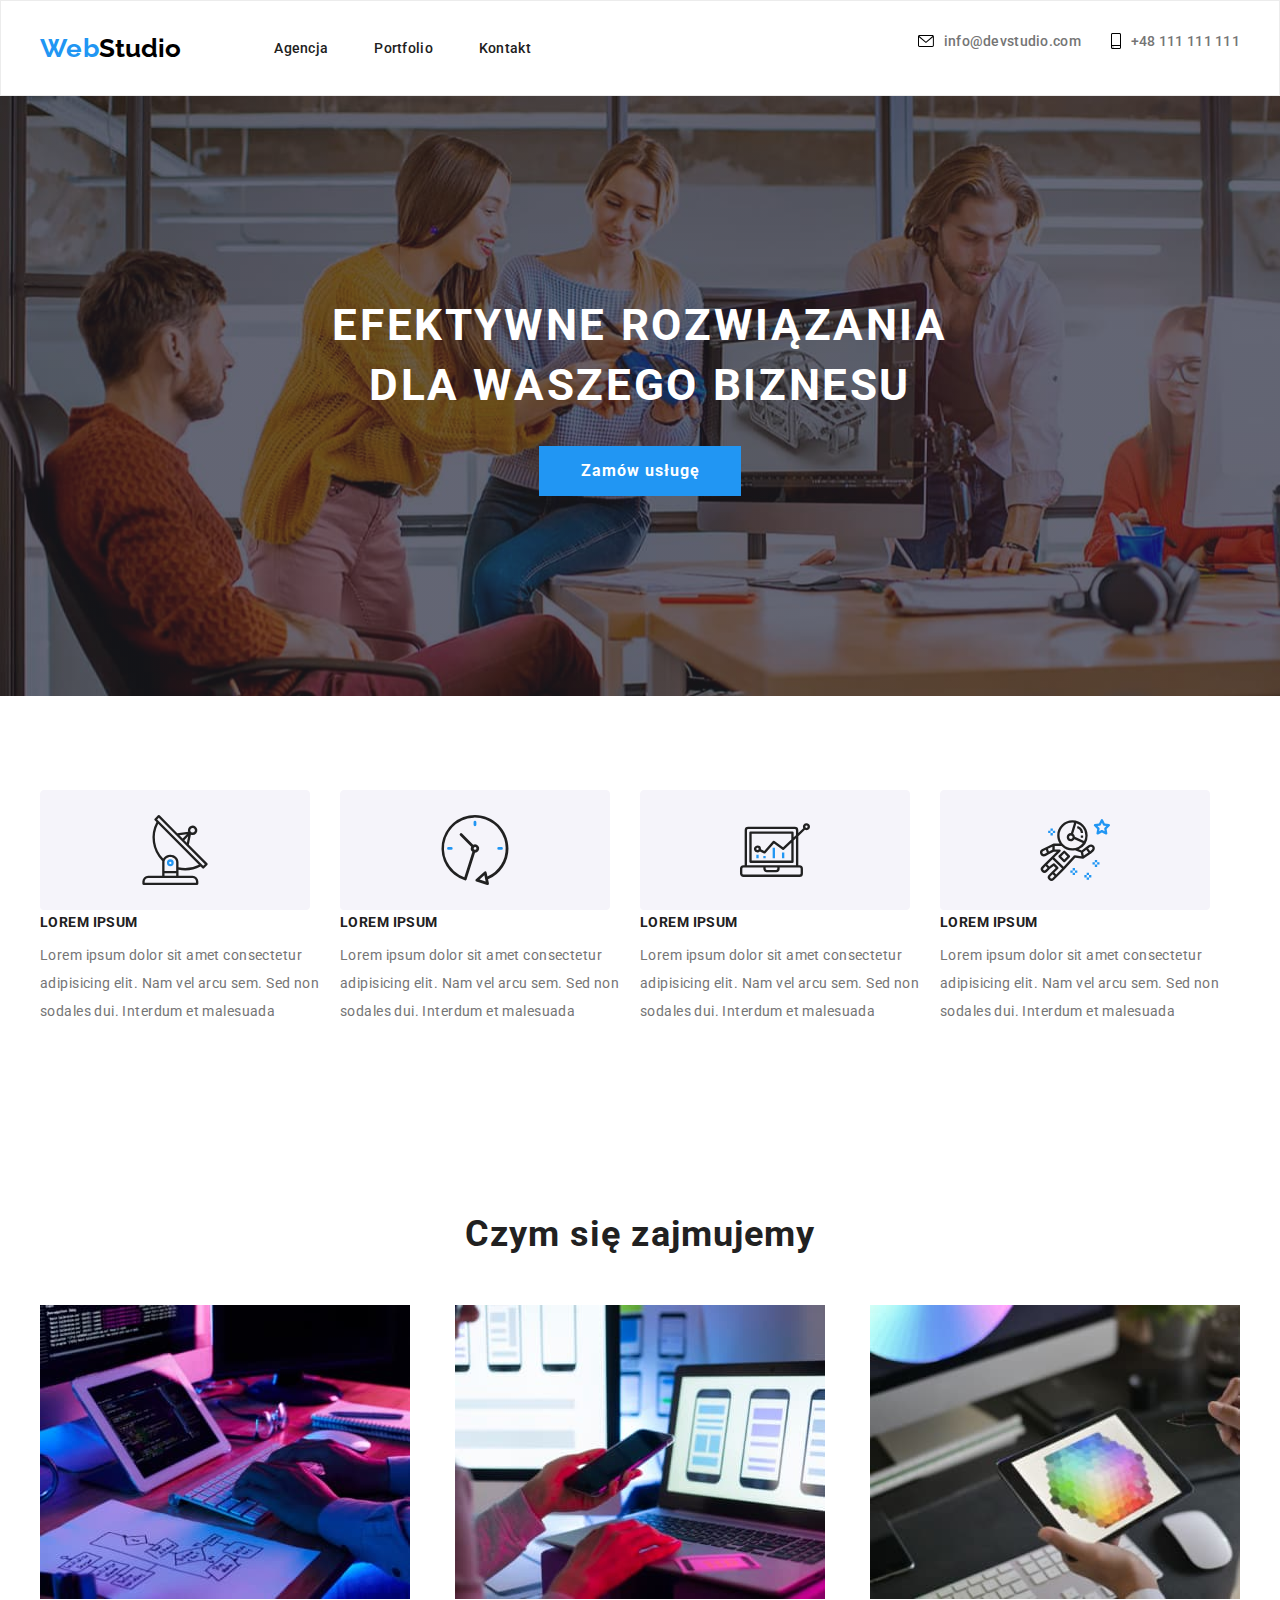
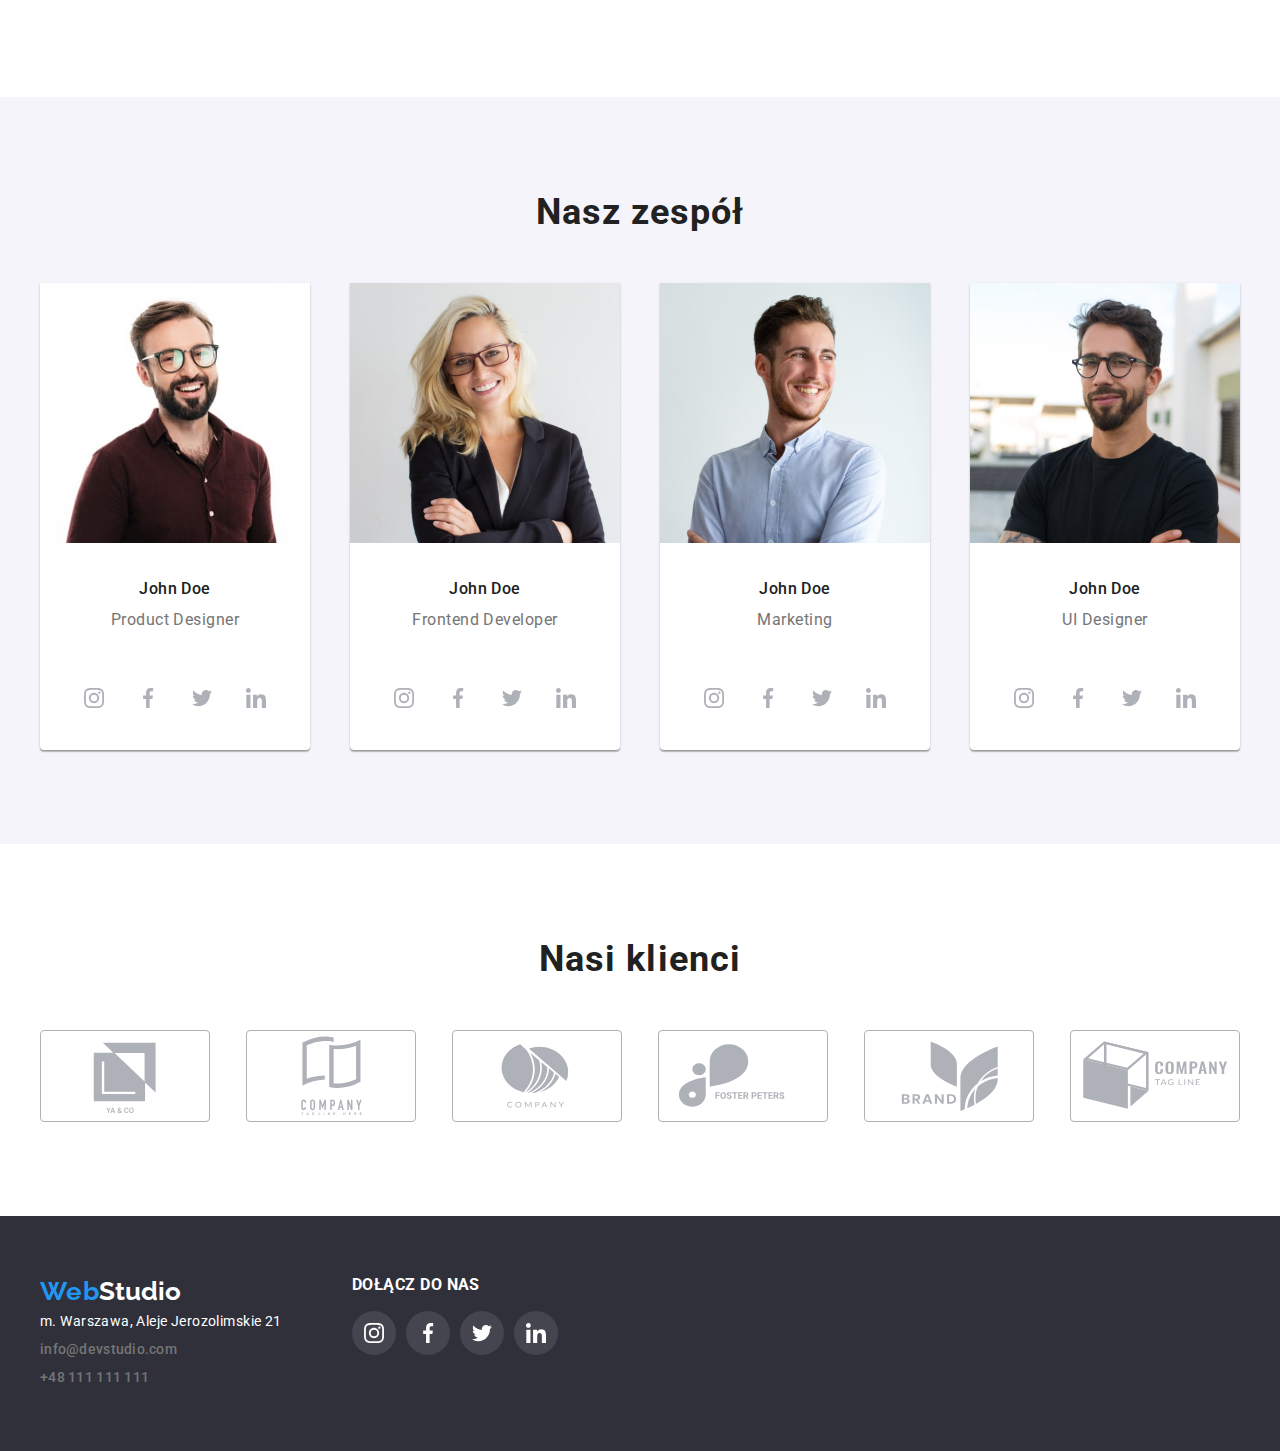
<file: index.html>
<!DOCTYPE html>
<html lang="en">
  <head>
    <meta charset="UTF-8" />
    <meta http-equiv="X-UA-Compatible" content="IE=edge" />
    <meta name="viewport" content="width=device-width, initial-scale=1.0" />
    <title>WebStudio</title>
    <link rel="preconnect" href="https://fonts.googleapis.com" />
    <link rel="preconnect" href="https://fonts.gstatic.com" crossorigin />
    <link
      href="https://fonts.googleapis.com/css2?family=Raleway:wght@700&family=Roboto:wght@400;500;700;900&display=swap"
      rel="stylesheet"
    />
    <link rel="stylesheet" href="css/modern-normalizer.css" />
    <link rel="stylesheet" href="./css/styles.css" />
  </head>
  <body class="core">
    <header class="background border3">
      <div class="container menu">
        <nav class="nav">
          <a class="post-body" href="index.html"><span class="post-body1">Web</span>Studio</a>
          <ul class="list">
            <li><a class="headline" href="#agencja">Agencja</a></li>
            <li><a class="headline" href="portfolio.html">Portfolio</a></li>
            <li><a class="headline" href="#kontakt">Kontakt</a></li>
          </ul>
        </nav>
        <ul class="list">
          <li>
            <a class="link2 icons" href="mailto:info@devstudio">
              <svg  width="16px" height="12px">
                <use href="./images/icons.svg#icon-envelope-1"></use>
              </svg>
              info@devstudio.com
            </a>
          </li>
          <li>
            <a class="link2 icons" href="tel:+48111111111"
              ><svg width="10px" height="16px">
                <use  href="./images/icons.svg#icon-smartphone"></use>
              </svg>
              +48 111 111 111</a
            >
          </li>
        </ul>
      </div>
    </header>
    <main>
      <section class="background2">
        <h1 class="title1">EFEKTYWNE ROZWIĄZANIA DLA WASZEGO BIZNESU</h1>
        <button class="button1" type="button">Zamów usługę</button>
      </section>
      <div class="background">
        <section class="section">
          <div class="container">
            <ul class="list">
              <li>
                <svg width="270px" height="120px" radius="4px">
                  <use href="./images/icons.svg#icon-Group-1"></use>
                </svg>
                <h3 class="lorem">Lorem ipsum</h3>
                <p class="lorem1">
                  Lorem ipsum dolor sit amet consectetur adipisicing elit. Nam vel arcu sem. Sed non
                  sodales dui. Interdum et malesuada
                </p>
              </li>
              <li>
                <svg width="270px" height="120px" radius="4px">
                  <use href="./images/icons.svg#icon-Group-2"></use>
                </svg>
                <h3 class="lorem">Lorem ipsum</h3>
                <p class="lorem1">
                  Lorem ipsum dolor sit amet consectetur adipisicing elit. Nam vel arcu sem. Sed non
                  sodales dui. Interdum et malesuada
                </p>
              </li>
              <li>
                <svg width="270px" height="120px" radius="4px">
                  <use href="./images/icons.svg#icon-Group-3"></use>
                </svg>
                <h3 class="lorem">Lorem ipsum</h3>
                <p class="lorem1">
                  Lorem ipsum dolor sit amet consectetur adipisicing elit. Nam vel arcu sem. Sed non
                  sodales dui. Interdum et malesuada
                </p>
              </li>
              <li>
                <svg width="270px" height="120px" radius="4px">
                  <use href="./images/icons.svg#icon-Group-4"></use>
                </svg>
                <h3 class="lorem">Lorem ipsum</h3>
                <p class="lorem1">
                  Lorem ipsum dolor sit amet consectetur adipisicing elit. Nam vel arcu sem. Sed non
                  sodales dui. Interdum et malesuada
                </p>
              </li>
            </ul>
          </div>
        </section>
        <section class="section">
          <h2 class="title2">Czym się zajmujemy</h2>
          <div class="container">
            <ul class="list3">
              <li>
                <img src="./images/coding.jpg" alt="pisanie kodu" width="370" height="294" />
              </li>
              <li>
                <img
                  src="./images/smartphone.jpg"
                  alt="tworzenie aplikacji"
                  width="370"
                  height="294"
                />
              </li>
              <li>
                <img src="./images/colors.jpg" alt="paleta kolorów" width="370" height="294" />
              </li>
            </ul>
          </div>
        </section>
      </div>
      <section class="background1 section">
        <h2 class="title2">Nasz zespół</h2>
        <div class="container">
          <ul class="list3">
            <li>
              <div class="border">
                <img src="./images/man.jpg" alt="Mężczyzna" width="270" height="260" />
                <h3 class="names">John Doe</h3>
                <p class="names2">Product Designer</p>
                <div class="social-media">
                  <button class="button-social">
                  <svg class="icons-social" width="20px" height="20px">
                    <use href="./images/icons.svg#icon-instagram-2"></use>
                  </svg></button>
                  <button class="button-social">
                  <svg class="icons-social" width="20px" height="20px">
                    <use href="./images/icons.svg#icon-facebook-1"></use>
                  </svg></button>
                  <button class="button-social">
                  <svg class="icons-social" width="20px" height="20px">
                    <use href="./images/icons.svg#icon-twitter-1"></use>
                  </svg></button>
                  <button class="button-social">
                  <svg class="icons-social" width="20px" height="20px">
                    <use href="./images/icons.svg#icon-linkedin-1"></use>
                  </svg></button>
                </div>
              </div>
            </li>
            <li>
              <div class="border">
                <img src="./images/woman.jpg" alt="Kobieta" width="270" height="260" />
                <h3 class="names">John Doe</h3>
                <p class="names2">Frontend Developer</p>
                <div class="social-media">
                  <button class="button-social">
                    <svg class="icons-social" width="20px" height="20px">
                      <use href="./images/icons.svg#icon-instagram-2"></use>
                    </svg></button>
                    <button class="button-social">
                    <svg class="icons-social" width="20px" height="20px">
                      <use href="./images/icons.svg#icon-facebook-1"></use>
                    </svg></button>
                    <button class="button-social">
                    <svg class="icons-social" width="20px" height="20px">
                      <use href="./images/icons.svg#icon-twitter-1"></use>
                    </svg></button>
                    <button class="button-social">
                    <svg class="icons-social" width="20px" height="20px">
                      <use href="./images/icons.svg#icon-linkedin-1"></use>
                    </svg></button>
                </div>
              </div>
            </li>
            <li>
              <div class="border">
                <img src="./images/man1.jpg" alt="Mężczyzna" width="270" height="260" />
                <h3 class="names">John Doe</h3>
                <p class="names2">Marketing</p>
                <div class="social-media">
                  <button class="button-social">
                    <svg class="icons-social" width="20px" height="20px">
                      <use href="./images/icons.svg#icon-instagram-2"></use>
                    </svg></button>
                    <button class="button-social">
                    <svg class="icons-social" width="20px" height="20px">
                      <use href="./images/icons.svg#icon-facebook-1"></use>
                    </svg></button>
                    <button class="button-social">
                    <svg class="icons-social" width="20px" height="20px">
                      <use href="./images/icons.svg#icon-twitter-1"></use>
                    </svg></button>
                    <button class="button-social">
                    <svg class="icons-social" width="20px" height="20px">
                      <use href="./images/icons.svg#icon-linkedin-1"></use>
                    </svg></button>
                </div>
              </div>
            </li>
            <li>
              <div class="border">
                <img src="./images/man2.jpg" alt="Mężczyzna" width="270" height="260" />
                <h3 class="names">John Doe</h3>
                <p class="names2">UI Designer</p>
                <div class="social-media">
                  <button class="button-social">
                    <svg class="icons-social" width="20px" height="20px">
                      <use href="./images/icons.svg#icon-instagram-2"></use>
                    </svg></button>
                    <button class="button-social">
                    <svg class="icons-social" width="20px" height="20px">
                      <use href="./images/icons.svg#icon-facebook-1"></use>
                    </svg></button>
                    <button class="button-social">
                    <svg class="icons-social" width="20px" height="20px">
                      <use href="./images/icons.svg#icon-twitter-1"></use>
                    </svg></button>
                    <button class="button-social">
                    <svg class="icons-social" width="20px" height="20px">
                      <use href="./images/icons.svg#icon-linkedin-1"></use>
                    </svg></button>
                </div>
              </div>
            </li>
          </ul>
        </div>
      </section>
      <section class="background3 section">
        <h2 class="title2">Nasi klienci</h2>
        <div class="container">
          <ul class="list">
          <li class="client-icons"><svg width="170px" height="92px">
           <use href="./images/icons.svg#icon-Logo"></use>
          </svg></li>
          <li class="client-icons"> <svg width="170px" height="92px">
           <use href="./images/icons.svg#icon-Logo-1"></use>
          </svg></li>
          <li class="client-icons"><svg width="170px" height="92px">
            <use href="./images/icons.svg#icon-Logo-2"></use>
          </svg></li>
          <li class="client-icons"><svg width="170px" height="92px">
            <use href="./images/icons.svg#icon-Logo-3"></use>
          </svg></li>
          <li class="client-icons"><svg width="170px" height="92px">
            <use href="./images/icons.svg#icon-Logo-4"></use>
          </svg></li>
          <li class="client-icons"><svg width="170px" height="92px">
            <use href="./images/icons.svg#icon-Logo-5"></use>
          </svg></li></ul>
        </div>
      </section>
    </main>
    <footer class="background4">
      <div class="container menu2">
        <ul class="list5">
          <li>
        <a class="post-body2" href="index.html"><span class="post-body1">Web</span>Studio</a>
        <address class="address" id="kontakt">
          <ul class="list2">
            <li>m. Warszawa, Aleje Jerozolimskie 21</li>
            <li>
              <a class="link2" href="mailto:info@devstudio">info@devstudio.com</a>
            </li>
            <li>
              <a class="link2" href="tel:+48111111111">+48 111 111 111</a>
            </li>
          </ul></li>
          <li>
          <h3 class="title4">DOŁĄCZ DO NAS</h3>
          <div class="social-media">
            <button class="footer-button">
              <svg width="20px" height="20px">
                <use class="footer-social" href="./images/icons.svg#icon-instagram-2"></use>
              </svg></button>
              <button class="footer-button">
              <svg width="20px" height="20px">
                <use class="footer-social" href="./images/icons.svg#icon-facebook-1"></use>
              </svg></button>
              <button class="footer-button">
              <svg width="20px" height="20px">
                <use class="footer-social" href="./images/icons.svg#icon-twitter-1"></use>
              </svg></button>
              <button class="footer-button">
              <svg width="20px" height="20px">
                <use class="footer-social" href="./images/icons.svg#icon-linkedin-1"></use>
              </svg></button>
          </div>
        </address></li></ul>
      </div>
    </footer>
  </body>
</html>
</file>
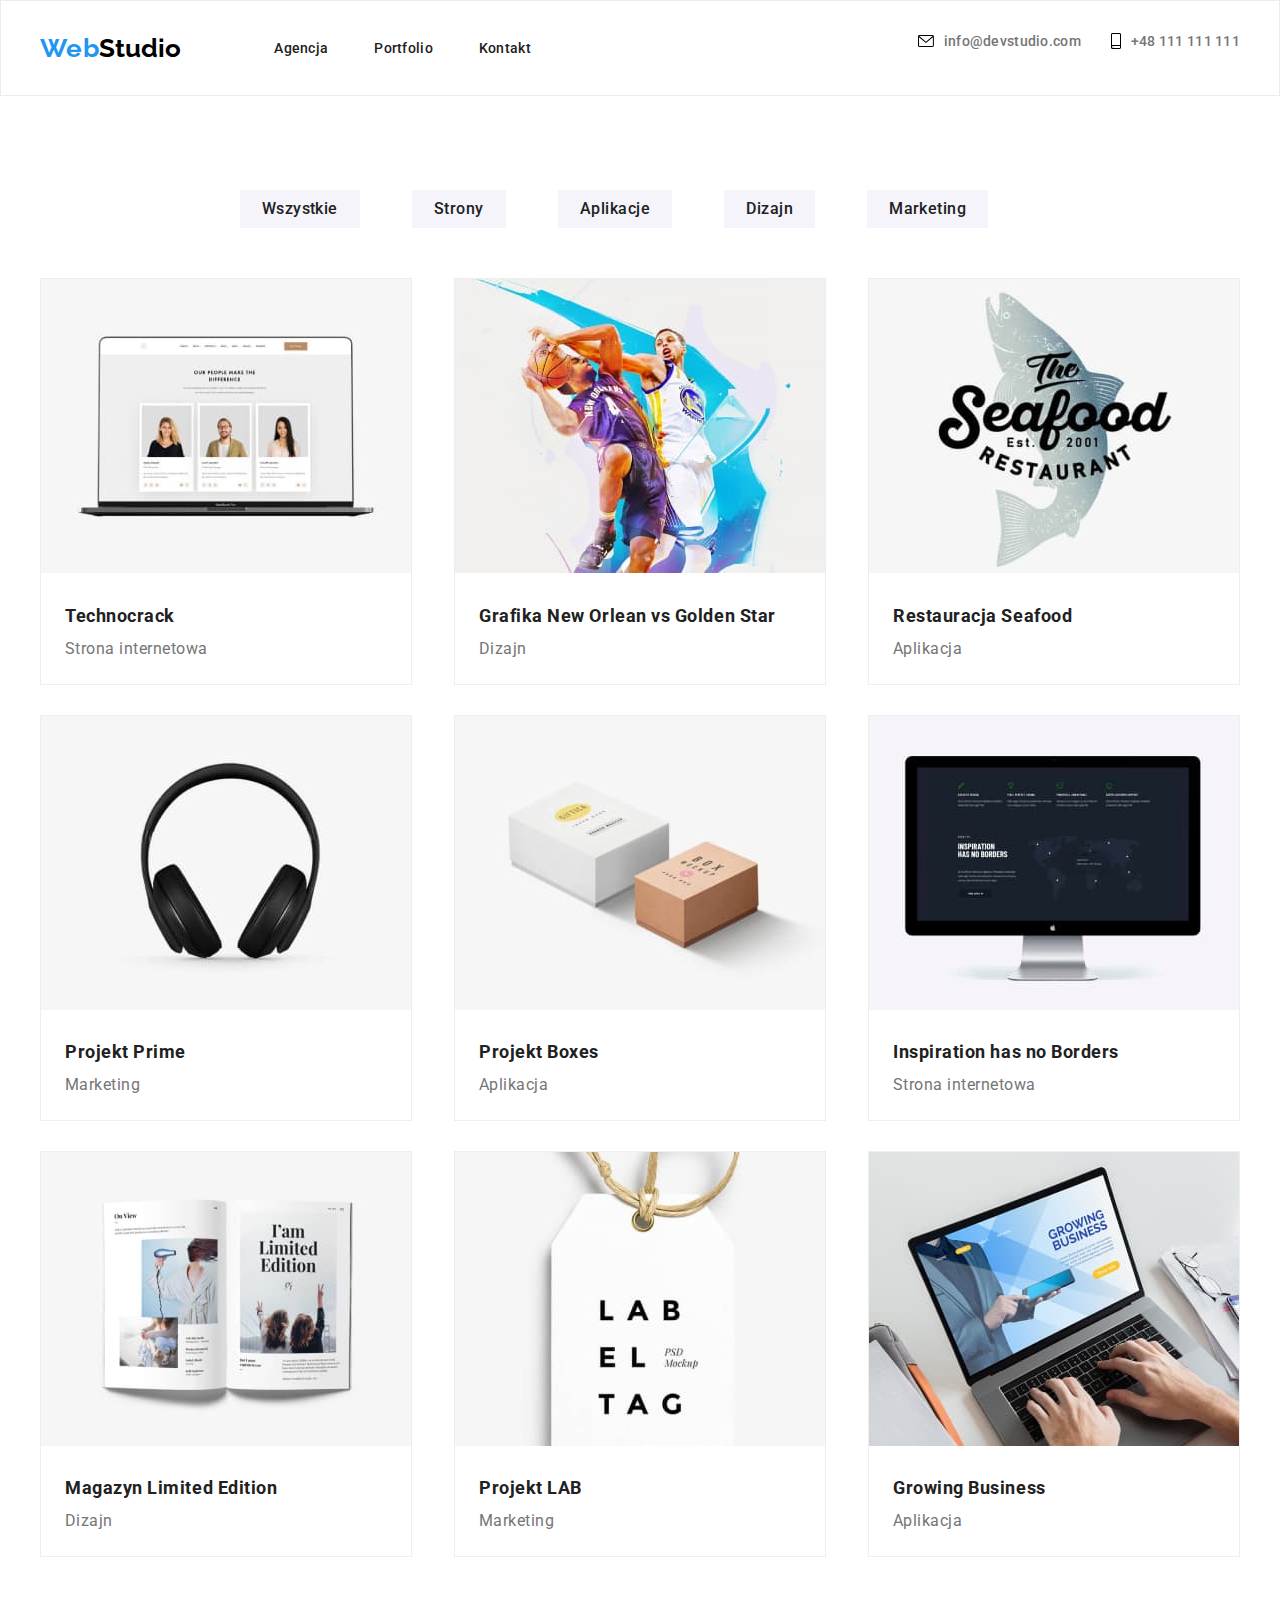
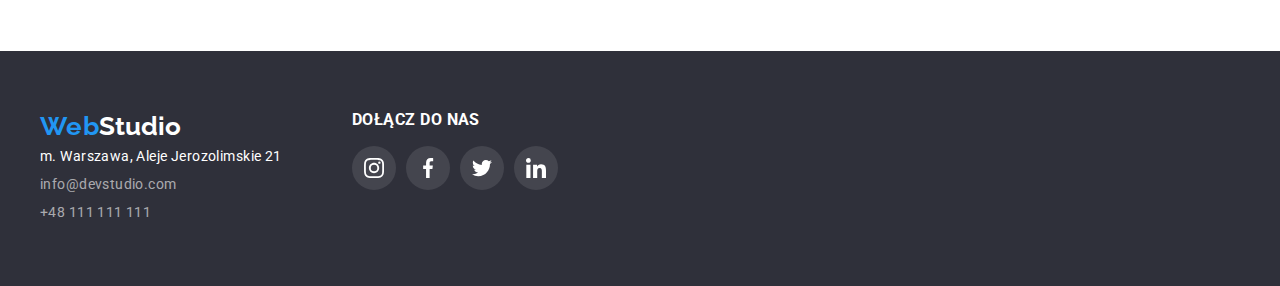
<file: portfolio.html>
<!DOCTYPE html>
<html lang="en">
  <head>
    <meta charset="UTF-8" />
    <meta http-equiv="X-UA-Compatible" content="IE=edge" />
    <meta name="viewport" content="width=device-width, initial-scale=1.0" />
    <title>Portfolio</title>
    <link rel="preconnect" href="https://fonts.googleapis.com" />
    <link rel="preconnect" href="https://fonts.gstatic.com" crossorigin />
    <link
      href="https://fonts.googleapis.com/css2?family=Raleway:wght@700&family=Roboto:wght@400;500;700;900&display=swap"
      rel="stylesheet"
    />
    <link rel="stylesheet" href="./css/modern-normalizer.css" />
    <link rel="stylesheet" href="./css/styles.css" />
  </head>
  <body class="core">
    <header class="background border3">
      <div class="container menu">
        <nav class="nav">
          <a class="post-body" href="index.html"><span class="post-body1">Web</span>Studio</a>
          <ul class="list">
            <li><a class="headline" href="#agencja">Agencja</a></li>
            <li><a class="headline" href="portfolio.html">Portfolio</a></li>
            <li><a class="headline" href="#kontakt">Kontakt</a></li>
          </ul>
        </nav>
        <ul class="list">
          <li>
            <a class="link2 icons" href="mailto:info@devstudio">
              <svg  width="16px" height="12px">
                <use href="./images/icons.svg#icon-envelope-1"></use>
              </svg>
              info@devstudio.com
            </a>
          </li>
          <li>
            <a class="link2 icons" href="tel:+48111111111"
              ><svg width="10px" height="16px">
                <use  href="./images/icons.svg#icon-smartphone"></use>
              </svg>
              +48 111 111 111</a
            >
          </li>
        </ul>
      </div>
    </header>
    <main class="background">
      <section class="section">
        <div class="container">
          <ul class="list4">
            <li><button class="button2" type="button">Wszystkie</button></li>
            <li><button class="button2" type="button">Strony</button></li>
            <li><button class="button2" type="button">Aplikacje</button></li>
            <li><button class="button2" type="button">Dizajn</button></li>
            <li><button class="button2" type="button">Marketing</button></li>
          </ul>
          <ul class="list3">
            <li class="border2">
              <img src="./images/laptop.jpg" alt="laptop" width="370" height="294" />
              <h3 class="title3">Technocrack</h3>
              <p class="paragraph">Strona internetowa</p>
            </li>
            <li class="border2">
              <img
                src="./images/basketball.jpg"
                alt="basketball players"
                width="370"
                height="294"
              />
              <h3 class="title3">Grafika New Orlean vs Golden Star</h3>
              <p class="paragraph">Dizajn</p>
            </li>
            <li class="border2">
              <img src="./images/seafood.jpg" alt="restaurant's logo" width="370" height="294" />
              <h3 class="title3">Restauracja Seafood</h3>
              <p class="paragraph">Aplikacja</p>
            </li>
            <li class="border2">
              <img src="./images/headphones.jpg" alt="headphones" width="370" height="294" />
              <h3 class="title3">Projekt Prime</h3>
              <p class="paragraph">Marketing</p>
            </li>
            <li class="border2">
              <img src="./images/box.jpg" alt="two boxes" width="370" height="294" />
              <h3 class="title3">Projekt Boxes</h3>
              <p class="paragraph">Aplikacja</p>
            </li>
            <li class="border2">
              <img src="./images/monitor.jpg" alt="monitor" width="370" height="294" />
              <h3 class="title3">Inspiration has no Borders</h3>
              <p class="paragraph">Strona internetowa</p>
            </li>
            <li class="border2">
              <img src="./images/book.jpg" alt="book" width="370" height="294" />
              <h3 class="title3">Magazyn Limited Edition</h3>
              <p class="paragraph">Dizajn</p>
            </li>
            <li class="border2">
              <img src="./images/labeltag.jpg" alt="labeltag" width="370" height="294" />
              <h3 class="title3">Projekt LAB</h3>
              <p class="paragraph">Marketing</p>
            </li>
            <li class="border2">
              <img src="./images/laptop2.jpg" alt="laptop" width="370" height="294" />
              <h3 class="title3">Growing Business</h3>
              <p class="paragraph">Aplikacja</p>
            </li>
          </ul>
        </div>
      </section>
    </main>
    <footer class="background4">
      <div class="container menu2">
        <ul class="list5">
          <li>
        <a class="post-body2" href="index.html"><span class="post-body1">Web</span>Studio</a>
        <address class="address" id="kontakt">
          <ul class="list2">
            <li>m. Warszawa, Aleje Jerozolimskie 21</li>
            <li><a class="link" href="mailto:info@devstudio">info@devstudio.com</a></li>
            <li><a class="link" href="tel:+48111111111">+48 111 111 111</a></li>
          </ul></li>
          <li>
          <h3 class="title4">DOŁĄCZ DO NAS</h3>
          <div class="social-media">
            <button class="footer-button">
              <svg width="20px" height="20px">
                <use class="footer-social" href="./images/icons.svg#icon-instagram-2"></use>
              </svg></button>
              <button class="footer-button">
              <svg width="20px" height="20px">
                <use class="footer-social" href="./images/icons.svg#icon-facebook-1"></use>
              </svg></button>
              <button class="footer-button">
              <svg width="20px" height="20px">
                <use class="footer-social" href="./images/icons.svg#icon-twitter-1"></use>
              </svg></button>
              <button class="footer-button">
              <svg width="20px" height="20px">
                <use class="footer-social" href="./images/icons.svg#icon-linkedin-1"></use>
              </svg></button>
          </div>
        </address></li></ul>
      </div>
    </footer>
  </body>
</html>
</file>
<file: css/styles.css>
:root {
  --font-primary: 'Roboto', sans-serif;
  --font-secondary: 'Raleway', sans-serif;
  --text-color-primary: rgba(33, 33, 33, 1);
  --text-color-secondary: rgba(0, 0, 0, 1);
  --text-color-tertiary: rgba(33, 150, 243, 1);
  --text-color-quaternary: rgba(255, 255, 255, 1);
  --text-color-quinary: rgba(117, 117, 117, 1);
  --text-color-senary: rgba(255, 255, 255, 0.6);
  --background-color-primary: rgba(255, 255, 255, 1);
  --background-color-tertiary: rgba(47, 48, 58, 1);
  --background-color-quaternary: rgba(33, 150, 243, 1);
  --background-color-quinary: rgba(245, 244, 250, 1);
}
* {
  margin: 0;
  padding: 0;
}
.core {
  font-family: var(--font-primary);
  color: var(--text-color-primary);
}
.headline {
  color: var(--text-color-primary);
  font-weight: 500;
  text-decoration: none;
  font-size: 14px;
  line-height: 1.17;
  margin-right: 46px;
  letter-spacing: 0.02em;
}

.link2:hover,
.link2:focus,
.link:hover,
.link:focus,
.headline:hover,
.headline:focus {
  color: var(--text-color-tertiary);
}
.post-body {
  color: var(--text-color-secondary);
  text-decoration: none;
  font-family: var(--font-secondary);
  font-weight: 700;
  font-size: 26px;
  text-align: center;
  line-height: 1.17;
  margin-right: 93px;
}
.post-body1 {
  color: var(--text-color-tertiary);
  text-decoration: none;
  font-family: var(--font-secondary);
  font-weight: 700;
  font-size: 26px;
  text-align: center;
  line-height: 1.17;
  letter-spacing: 0.03em;
}
.post-body2 {
  color: var(--text-color-quaternary);
  text-decoration: none;
  font-family: var(--font-secondary);
  font-weight: 700;
  font-size: 26px;
  line-height: 1.17;
}
.title1 {
  color: var(--text-color-quaternary);
  letter-spacing: 0.06em;
  font-size: 44px;
  line-height: 1.36;
  margin-bottom: 30px;
  width: 696px;
  margin-left: auto;
  margin-right: auto;
}

.title2 {
  color: var(--text-color-primary);
  font-weight: 700;
  font-size: 36px;
  line-height: 1.17;
  text-align: center;
  letter-spacing: 0.03em;
  margin-bottom: 50px;
}
.title3 {
  color: var(--text-color-primary);
  font-weight: 700;
  font-size: 18px;
  line-height: 2;
  letter-spacing: 0.03em;
  padding-left: 24px;
  padding-top: 20px;
}
.title4 {
  color: var(--text-color-quaternary);
  font-weight: 700;
  font-size: 16px;
  letter-spacing: 0.03em;
  line-height: 1.17;
}
.background {
  background-color: var(--background-color-primary);
}
.background1 {
  background-color: var(--background-color-quinary);
}
.background2 {
  background-color: var(--background-color-tertiary);
  background-image: linear-gradient(to top, rgba(47, 48, 58, 0.4) 0%, rgba(47, 48, 58, 0.4) 80%),
    url(../images/overlay.jpg);
  font-style: normal;
  text-align: center;
  padding-top: 200px;
  padding-bottom: 200px;
  background-size: cover;
}
.background4 {
  background-color: var(--background-color-tertiary);
  font-style: normal;
}
.background3 {
  background-color: var(--background-color-primary);
}
.button1 {
  color: var(--text-color-quaternary);
  font-weight: 700;
  background-color: var(--background-color-quaternary);
  cursor: pointer;
  font-size: 16px;
  line-height: 1.87;
  border: none;
  letter-spacing: 0.06em;
  padding: 10px 41px 10px 42px;
}
.button2 {
  color: var(--text-color-primary);
  font-weight: 500;
  background-color: var(--background-color-quinary);
  cursor: pointer;
  border: none;
  font-size: 16px;
  line-height: 1.62;
  text-align: center;
  letter-spacing: 0.03em;
  margin-right: 52px;
  padding: 6px 22px;
}
.button2:hover,
.button2:focus {
  color: var(--text-color-quaternary);
  background-color: var(--background-color-quaternary);
  box-shadow: 0 2px 2px 0 rgba(0, 0, 0, 0.12);
}
.lorem {
  color: var(--text-color-primary);
  font-weight: 700;
  text-transform: uppercase;
  font-size: 14px;
  line-height: 1.17;
  letter-spacing: 0.03em;
  margin-bottom: 10px;
}
.lorem1 {
  color: var(--text-color-quinary);
  font-size: 14px;
  line-height: 2;
  letter-spacing: 0.03em;
}
.list {
  list-style: none;
  display: flex;
  justify-content: space-between;
}
.list2 {
  list-style: none;
}
.list3 {
  list-style: none;
  display: flex;
  flex-wrap: wrap;
  justify-content: space-between;
  gap: 30px;
}
.list4 {
  list-style: none;
  display: flex;
  margin-bottom: 50px;
  justify-content: center;
}
.list5 {
  list-style: none;
  display: flex;
  gap: 70px;
}
.names {
  color: var(--text-color-primary);
  font-weight: 500;
  font-size: 16px;
  line-height: 1.33;
  text-align: center;
  letter-spacing: 0.03em;
  padding-top: 30px;
  padding-bottom: 10px;
}
.names2 {
  color: var(--text-color-quinary);
  font-size: 16px;
  line-height: 1.33;
  text-align: center;
  letter-spacing: 0.03em;
  padding-bottom: 30px;
}
.border {
  background: var(--background-color-primary);
  box-shadow: 0px 1px 3px rgba(0, 0, 0, 0.12), 0px 1px 1px rgba(0, 0, 0, 0.14),
    0px 2px 1px rgba(0, 0, 0, 0.2);
  border-radius: 0px 0px 4px 4px;
}
.border2 {
  background: var(--background-color-primary);
  border: 1px solid #eee;
}
.border2:hover {
  background: var(--background-color-primary);
  border: 1px solid #eee;
  box-shadow: 1px 4px 6px 0 rgba(0, 0, 0, 0.16);
}

.border3 {
  border: 1px solid rgba(236, 236, 236, 1);
}
.link {
  color: var(--text-color-senary);
  text-decoration: none;
  font-size: 14px;
  line-height: 1.17;
  letter-spacing: 0.03em;
}

.link2 {
  color: var(--text-color-quinary);
  font-weight: 500;
  text-decoration: none;
  font-size: 14px;
  line-height: 1.17;
  letter-spacing: 0.02em;
  gap: 10px;
}

.address {
  color: var(--text-color-quaternary);
  font-size: 14px;
  line-height: 2;
  font-style: normal;
  letter-spacing: 0.03em;
}
.paragraph {
  color: var(--text-color-quinary);
  font-size: 16px;
  line-height: 1.87;
  letter-spacing: 0.03em;
  padding-left: 24px;
  padding-bottom: 20px;
}
.container {
  margin: 0 auto;
  max-width: 1200px;
}
.menu {
  display: flex;
  justify-content: space-between;
  padding-top: 32px;
  padding-bottom: 32px;
}
.menu2 {
  padding-top: 60px;
  padding-bottom: 60px;
}
.nav {
  display: flex;
  align-items: center;
}
.section {
  padding-top: 94px;
  padding-bottom: 94px;
}
.social-media {
  display: flex;
  justify-content: center;
  padding-top: 16px;
  padding-bottom: 30px;
  gap: 10px;
}
.icons {
  display: flex;
  margin-left: 30px;
  align-items: center;
}
.icons:hover,
.icons:focus {
  fill: rgba(33, 150, 243, 1);
}
.icons-social {
  fill: #afb1b8;
}

.button-social {
  border: none;
  background-color: #fff;
  width: 44px;
  height: 44px;
  border-radius: 50%;
  cursor: pointer;
  padding: 12px;
}
.button-social:hover,
.button-social:focus {
  border: none;
  background: #2196f3;
}
.button-social:focus .icons-social,
.button-social:hover .icons-social {
  fill: #fff;
}
.client-icons {
  fill: #afb1b8;
  border: 1px solid #afb1b8;
  border-radius: 4px;
  width: 170px;
  height: 92px;
}
.client-icons:hover,
.client-icons:focus {
  border: 1px solid #2196f3;
  border-radius: 4px;
  fill: #2196f3;
}
.footer-social {
  fill: #fff;
}
.footer-button {
  background: rgba(255, 255, 255, 0.1);
  width: 44px;
  height: 44px;
  border-radius: 50%;
  cursor: pointer;
  padding: 12px;
  border: none;
}
.footer-button:hover,
.footer-button:focus {
  background: #2196f3;
}
</file>
<file: css/modern-normalizer.css>
/**
 * Minified by jsDelivr using clean-css v4.2.3.
 * Original file: /npm/modern-normalize@1.1.0/modern-normalize.css
 *
 * Do NOT use SRI with dynamically generated files! More information: https://www.jsdelivr.com/using-sri-with-dynamic-files
 */
/*! modern-normalize v1.1.0 | MIT License | https://github.com/sindresorhus/modern-normalize */
*,
::after,
::before {
  box-sizing: border-box;
}
html {
  -moz-tab-size: 4;
  tab-size: 4;
}
html {
  line-height: 1.15;
  -webkit-text-size-adjust: 100%;
}
body {
  margin: 0;
}
body {
  font-family: system-ui, -apple-system, 'Segoe UI', Roboto, Helvetica, Arial, sans-serif,
    'Apple Color Emoji', 'Segoe UI Emoji';
}
hr {
  height: 0;
  color: inherit;
}
abbr[title] {
  text-decoration: underline dotted;
}
b,
strong {
  font-weight: bolder;
}
code,
kbd,
pre,
samp {
  font-family: ui-monospace, SFMono-Regular, Consolas, 'Liberation Mono', Menlo, monospace;
  font-size: 1em;
}
small {
  font-size: 80%;
}
sub,
sup {
  font-size: 75%;
  line-height: 0;
  position: relative;
  vertical-align: baseline;
}
sub {
  bottom: -0.25em;
}
sup {
  top: -0.5em;
}
table {
  text-indent: 0;
  border-color: inherit;
}
button,
input,
optgroup,
select,
textarea {
  font-family: inherit;
  font-size: 100%;
  line-height: 1.15;
  margin: 0;
}
button,
select {
  text-transform: none;
}
[type='button'],
[type='reset'],
[type='submit'],
button {
  appearance: button;
}
::-moz-focus-inner {
  border-style: none;
  padding: 0;
}
:-moz-focusring {
  outline: 1px dotted ButtonText;
}
:-moz-ui-invalid {
  box-shadow: none;
}
legend {
  padding: 0;
}
progress {
  vertical-align: baseline;
}
::-webkit-inner-spin-button,
::-webkit-outer-spin-button {
  height: auto;
}
[type='search'] {
  appearance: textfield;
  outline-offset: -2px;
}
::-webkit-search-decoration {
  -webkit-appearance: none;
}
::-webkit-file-upload-button {
  -webkit-appearance: button;
  font: inherit;
}
summary {
  display: list-item;
}
/*# sourceMappingURL=/sm/b8ae781793ee4eb86edef3f2a2ac43a5575d063ed8cd287d7553f9f1b2776616.map */
</file>
